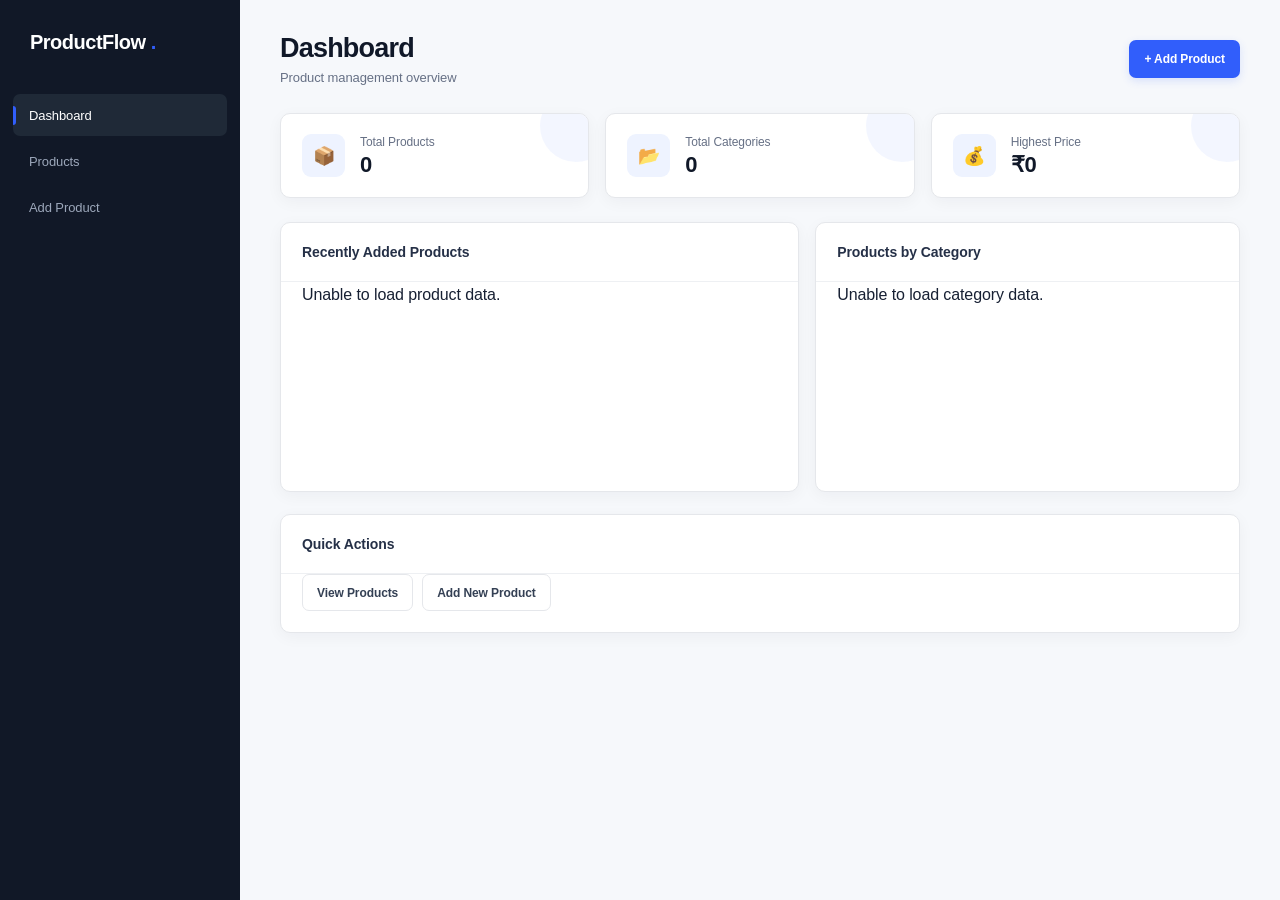
<file: index.html>
<!DOCTYPE html>

<html lang="en">
<head>
    <meta charset="UTF-8">
    <meta name="viewport" content="width=device-width, initial-scale=1.0">


<title>ProductFlow | Dashboard</title>

<link rel="stylesheet" href="css/style.css">


</head>

<body>
<!-- Sidebar -->
<aside class="sidebar">

    <div class="logo">
        ProductFlow
    </div>

    <nav>
        <a href="index.html" class="active">
            Dashboard
        </a>

        <a href="products.html">
            Products
        </a>

        <a href="add-product.html">
            Add Product
        </a>
    </nav>

</aside>


<!-- Main Content -->
<main class="main-content">

    <!-- Header -->
    <header class="topbar">

        <div>
            <h1>Dashboard</h1>
            <p>Product management overview</p>
        </div>

        <a href="add-product.html" class="add-btn">
            + Add Product
        </a>

    </header>


    <!-- Statistics -->
    <section class="stats">

        <div class="stat-card">

            <div class="stat-icon">📦</div>

            <div>
                <p>Total Products</p>
                <h2 id="totalProducts">0</h2>
            </div>

        </div>


        <div class="stat-card">

            <div class="stat-icon">📂</div>

            <div>
                <p>Total Categories</p>
                <h2 id="totalCategories">0</h2>
            </div>

        </div>


        <div class="stat-card">

            <div class="stat-icon">💰</div>

            <div>
                <p>Highest Price</p>
                <h2 id="highestPrice">₹0</h2>
            </div>

        </div>

    </section>


    <!-- Dashboard Grid -->
    <section class="dashboard-grid">


        <!-- Recently Added Products -->
        <div class="dashboard-card">

            <div class="card-header">

                <h2>Recently Added Products</h2>

            </div>

            <div id="recentProducts" class="recent-products">

                Loading...

            </div>

        </div>


        <!-- Category Statistics -->
        <div class="dashboard-card">

            <div class="card-header">

                <h2>Products by Category</h2>

            </div>

            <div id="categoryStats">

                Loading...

            </div>

        </div>

    </section>


    <!-- Quick Actions -->
    <section class="dashboard-card quick-actions">

        <div class="card-header">

            <h2>Quick Actions</h2>

        </div>

        <div class="action-buttons">

            <a href="products.html" class="action-btn">
                View Products
            </a>

            <a href="add-product.html" class="action-btn">
                Add New Product
            </a>

        </div>

    </section>

</main>


<!-- JavaScript -->
<script src="js/api.js"></script>
<script src="js/dashboard.js"></script>

</body>
</html>
</file>
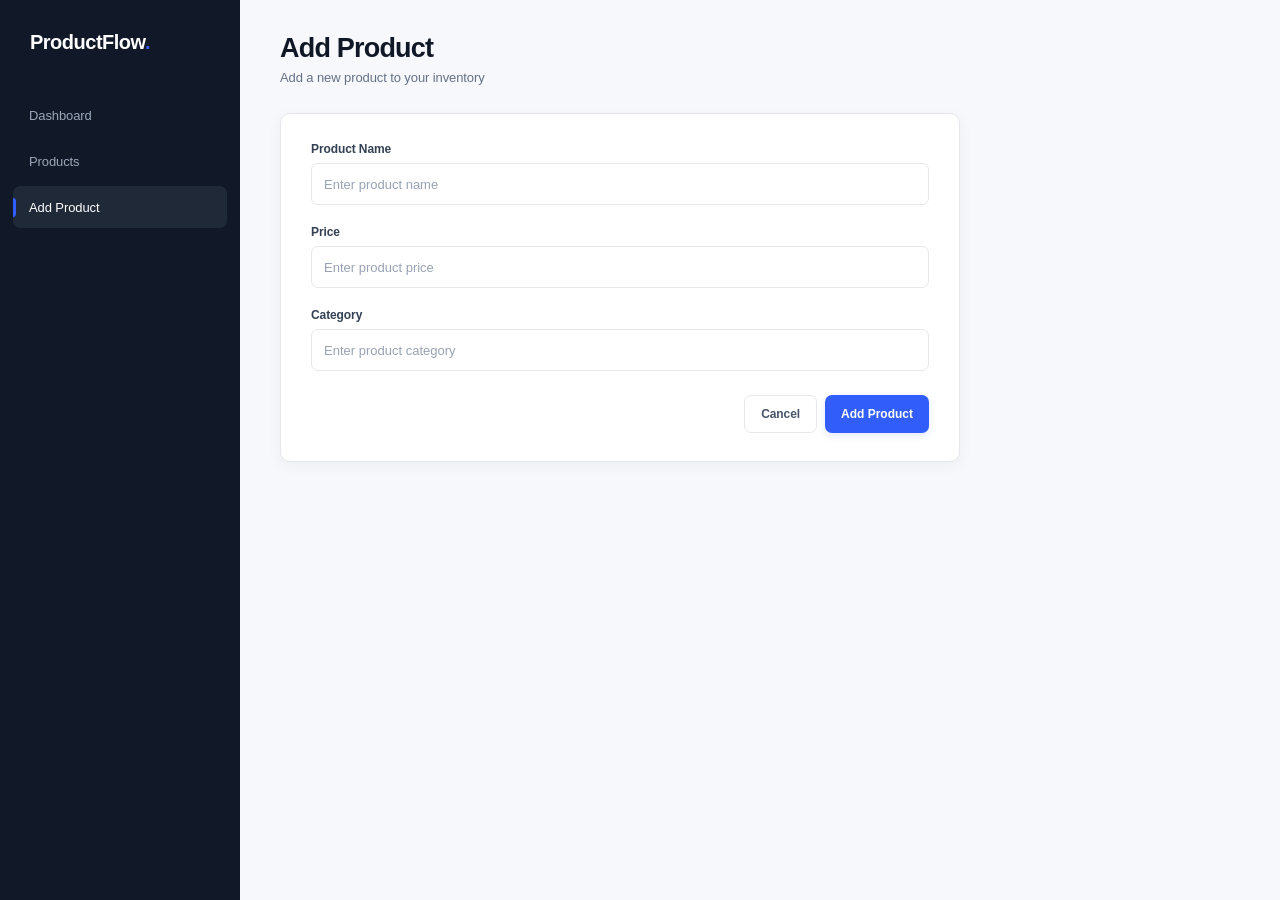
<file: add-product.html>
<!DOCTYPE html>
<html lang="en">
<head>
    <meta charset="UTF-8">
    <meta name="viewport" content="width=device-width, initial-scale=1.0">
    <title>ProductFlow | Add Product</title>
    <link rel="stylesheet" href="css/style.css">
</head>

<body>

    <aside class="sidebar">
        <div class="logo">ProductFlow</div>

        <nav>
            <a href="index.html">Dashboard</a>
            <a href="products.html">Products</a>
            <a href="add-product.html" class="active">Add Product</a>
        </nav>
    </aside>

    <main class="main-content">

        <header class="topbar">
            <div>
                <h1>Add Product</h1>
                <p>Add a new product to your inventory</p>
            </div>
        </header>

        <section class="form-card">

            <form id="addProductForm">

                <div class="form-group">
                    <label for="name">Product Name</label>

                    <input
                        type="text"
                        id="name"
                        placeholder="Enter product name"
                        required
                    >
                </div>

                <div class="form-group">
                    <label for="price">Price</label>

                    <input
                        type="number"
                        id="price"
                        placeholder="Enter product price"
                        min="0"
                        required
                    >
                </div>

                <div class="form-group">
                    <label for="category">Category</label>

                    <input
                        type="text"
                        id="category"
                        placeholder="Enter product category"
                        required
                    >
                </div>

                <div class="form-actions">
                    <a href="products.html" class="cancel-btn">
                        Cancel
                    </a>

                    <button type="submit" class="submit-btn">
                        Add Product
                    </button>
                </div>

            </form>

        </section>

    </main>

    <script src="js/api.js"></script>
    <script src="js/toast.js"></script>
    <script src="js/add-product.js"></script>

</body>
</html>
</file>
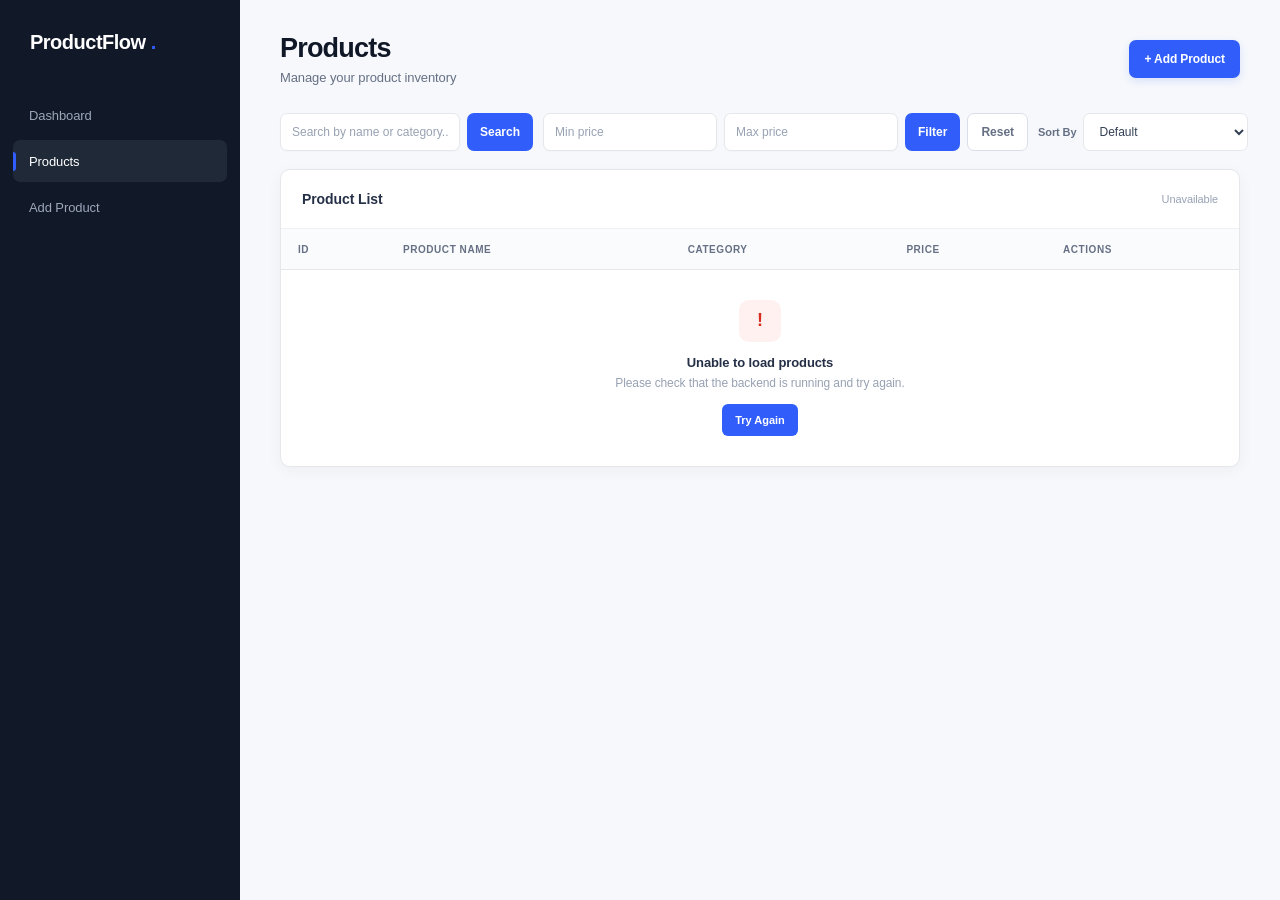
<file: edit-product.html>
<!DOCTYPE html>
<html lang="en">
<head>
    <meta charset="UTF-8">
    <meta name="viewport" content="width=device-width, initial-scale=1.0">

    <title>ProductFlow | Edit Product</title>

    <link rel="stylesheet" href="css/style.css">
</head>

<body>

    <!-- Sidebar -->
    <aside class="sidebar">

        <div class="logo">
            ProductFlow
        </div>

        <nav>

            <a href="index.html">
                Dashboard
            </a>

            <a href="products.html">
                Products
            </a>

            <a href="add-product.html">
                Add Product
            </a>

        </nav>

    </aside>


    <!-- Main Content -->
    <main class="main-content">

        <header class="topbar">

            <div>
                <h1>Edit Product</h1>
                <p>Update product information</p>
            </div>

        </header>


        <section class="form-card">

            <form id="editProductForm">

                <div class="form-group">

                    <label for="name">
                        Product Name
                    </label>

                    <input
                        type="text"
                        id="name"
                        placeholder="Enter product name"
                        required
                    >

                </div>


                <div class="form-group">

                    <label for="price">
                        Price
                    </label>

                    <input
                        type="number"
                        id="price"
                        placeholder="Enter product price"
                        min="0"
                        required
                    >

                </div>


                <div class="form-group">

                    <label for="category">
                        Category
                    </label>

                    <input
                        type="text"
                        id="category"
                        placeholder="Enter product category"
                        required
                    >

                </div>


                <div class="form-actions">

                    <a
                        href="products.html"
                        class="cancel-btn">
                        Cancel
                    </a>

                    <button
                        type="submit"
                        class="submit-btn">
                        Update Product
                    </button>

                </div>

            </form>

        </section>

    </main>


    <script src="js/api.js"></script>
    <script src="js/toast.js"></script>
    <script src="js/edit-product.js"></script>
</body>
</html>
</file>
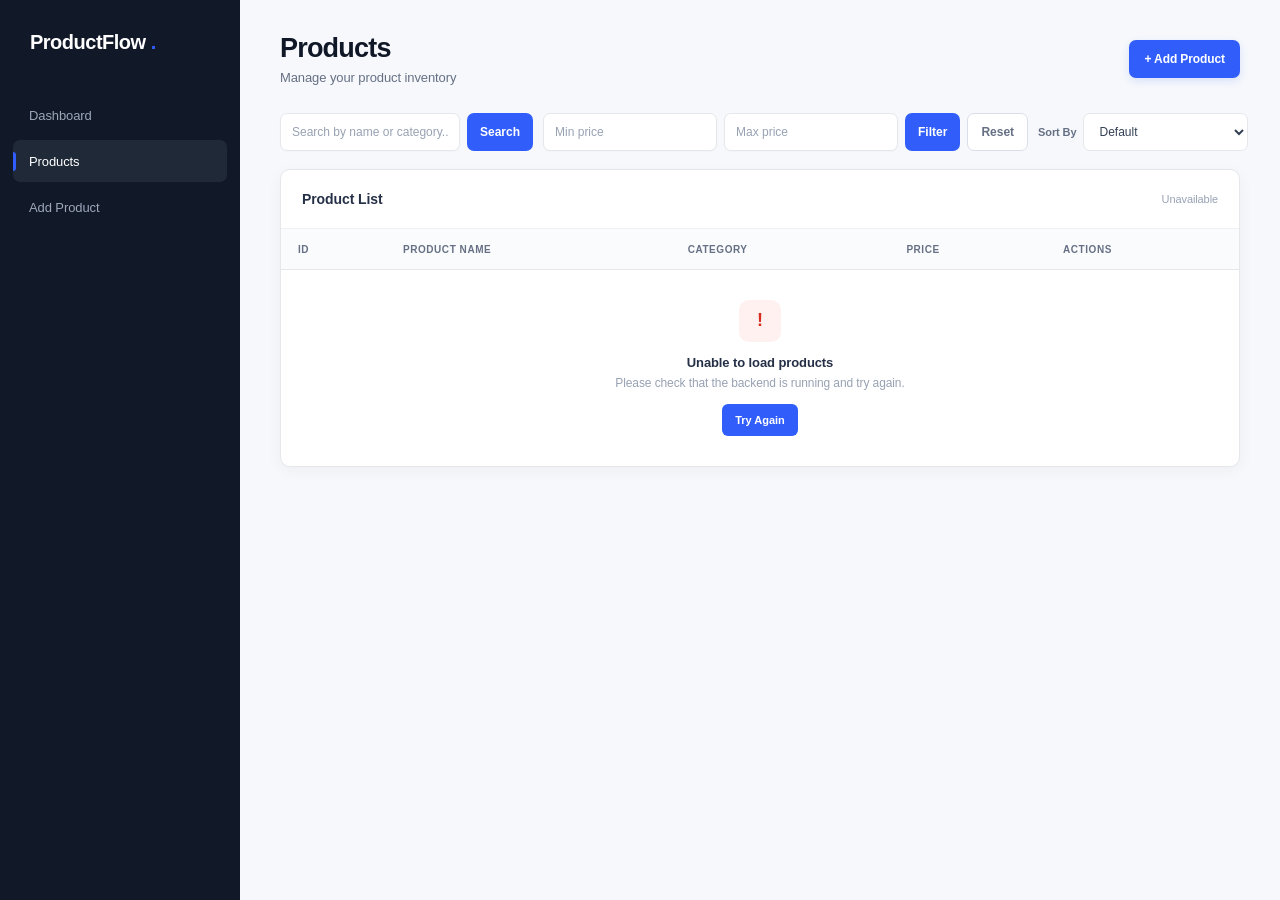
<file: products.html>
<!DOCTYPE html>
<html lang="en">
<head>
    <meta charset="UTF-8">
    <meta name="viewport" content="width=device-width, initial-scale=1.0">

    <title>ProductFlow | Products</title>

    <link rel="stylesheet" href="css/style.css">
</head>

<body>

    <!-- Sidebar -->
    <aside class="sidebar">

        <div class="logo">
            ProductFlow
        </div>

        <nav>
            <a href="index.html">
                Dashboard
            </a>

            <a href="products.html" class="active">
                Products
            </a>

            <a href="add-product.html">
                Add Product
            </a>
        </nav>

    </aside>


    <!-- Main Content -->
    <main class="main-content">

        <!-- Header -->
        <header class="topbar">

            <div>
                <h1>Products</h1>
                <p>Manage your product inventory</p>
            </div>

            <a href="add-product.html" class="add-btn">
                + Add Product
            </a>

        </header>


        <!-- Search and Filters -->
        <section class="filter-card">

            <div class="search-box">

                <input
                    type="text"
                    id="searchInput"
                    placeholder="Search by name or category..."
                >

                <button onclick="searchProduct()">
                    Search
                </button>

            </div>


            <div class="price-filter">

                <input
                    type="number"
                    id="minPrice"
                    placeholder="Min price"
                >

                <input
                    type="number"
                    id="maxPrice"
                    placeholder="Max price"
                >

                <button onclick="filterByPrice()">
                    Filter
                </button>

                <button
                    onclick="loadProducts()"
                    class="secondary-btn">
                    Reset
                </button>

            </div>


            <!-- Sorting -->
            <div class="sort-box">

                <label for="sortSelect">
                    Sort By
                </label>

                <select
                    id="sortSelect"
                    onchange="sortProducts()">

                    <option value="">
                        Default
                    </option>

                    <option value="name-asc">
                        Name: A → Z
                    </option>

                    <option value="name-desc">
                        Name: Z → A
                    </option>

                    <option value="price-asc">
                        Price: Low → High
                    </option>

                    <option value="price-desc">
                        Price: High → Low
                    </option>

                    <option value="id-desc">
                        Recently Added
                    </option>

                </select>

            </div>

        </section>


        <!-- Products Table -->
        <section class="dashboard-card">

            <div class="card-header product-header">

                <h2>Product List</h2>

                <span id="productCount">
                    0 products
                </span>

            </div>


            <div class="table-container">

                <table>

                    <thead>

                        <tr>
                            <th>ID</th>
                            <th>Product Name</th>
                            <th>Category</th>
                            <th>Price</th>
                            <th>Actions</th>
                        </tr>

                    </thead>


                    <tbody id="productTableBody">

                        <tr>
                            <td colspan="5">
                                Loading products...
                            </td>
                        </tr>

                    </tbody>

                </table>

            </div>

        </section>

    </main>


    <!-- Delete Confirmation Modal -->

    <div id="deleteModal" class="modal">

        <div class="modal-content">

            <h2>Delete Product?</h2>

            <p>
                Are you sure you want to delete this product?
            </p>

            <div class="modal-actions">

                <button
                    id="cancelDelete"
                    class="cancel-btn">
                    Cancel
                </button>

                <button
                    id="confirmDelete"
                    class="delete-confirm-btn">
                    Delete
                </button>

            </div>

        </div>

    </div>


    <script src="js/api.js"></script>
    <script src="js/toast.js"></script>
    <script src="js/products.js"></script>

</body>
</html>
</file>
<file: css/style.css>
/* =========================================================
   PRODUCTFLOW
   Modern SaaS Product Management UI
   ========================================================= */

* {
    margin: 0;
    padding: 0;
    box-sizing: border-box;
}

:root {
    --primary: #315efb;
    --primary-dark: #2448d8;
    --primary-soft: #eef3ff;

    --navy: #111827;
    --navy-light: #1f2937;

    --green: #16a36a;
    --green-soft: #eaf8f1;

    --bg: #f6f8fb;
    --surface: #ffffff;

    --text: #172033;
    --text-secondary: #667085;
    --text-muted: #98a2b3;

    --border: #e5e7eb;
    --border-light: #eef0f3;

    --red: #d92d20;
    --red-soft: #fff1f0;

    --shadow: 0 4px 16px rgba(16, 24, 40, 0.045);
}


/* =========================================================
   BODY
   ========================================================= */

body {
    font-family:
        Inter,
        -apple-system,
        BlinkMacSystemFont,
        "Segoe UI",
        Roboto,
        Arial,
        sans-serif;

    background: var(--bg);
    color: var(--text);

    min-height: 100vh;

    display: flex;

    letter-spacing: -0.1px;
}


/* =========================================================
   SIDEBAR
   ========================================================= */

.sidebar {
    position: fixed;

    left: 0;
    top: 0;

    width: 240px;
    height: 100vh;

    background: var(--navy);

    padding: 24px 13px;

    display: flex;
    flex-direction: column;

    z-index: 100;
}

.logo {
    color: white;

    font-size: 20px;
    font-weight: 700;

    letter-spacing: -0.5px;

    padding: 7px 17px 40px;
}

.logo::after {
    content: ".";
    color: var(--primary);
}


/* Navigation */

.sidebar nav {
    display: flex;
    flex-direction: column;
    gap: 4px;
}

.sidebar nav a {
    position: relative;

    display: flex;
    align-items: center;

    height: 42px;

    padding: 0 16px;

    color: #9ca7ba;

    text-decoration: none;

    border-radius: 7px;

    font-size: 13px;
    font-weight: 500;

    transition:
        color 0.2s ease,
        background 0.2s ease;
}

.sidebar nav a:hover {
    color: white;
    background: rgba(255, 255, 255, 0.055);
}

.sidebar nav a.active {
    color: white;
    background: var(--navy-light);
}

.sidebar nav a.active::before {
    content: "";

    position: absolute;

    left: 0;

    width: 3px;
    height: 19px;

    background: var(--primary);

    border-radius: 0 3px 3px 0;
}


/* =========================================================
   MAIN
   ========================================================= */

.main-content {
    margin-left: 240px;

    width: calc(100% - 240px);

    min-height: 100vh;

    padding: 32px 40px;
}


/* =========================================================
   HEADER
   ========================================================= */

.topbar {
    display: flex;

    justify-content: space-between;
    align-items: center;

    margin-bottom: 28px;
}

.topbar h1 {
    font-size: 27px;

    line-height: 1.2;

    font-weight: 700;

    color: #101828;

    letter-spacing: -0.8px;
}

.topbar p {
    margin-top: 6px;

    font-size: 13px;

    color: var(--text-secondary);
}


/* =========================================================
   PRIMARY BUTTON
   ========================================================= */

.add-btn {
    display: inline-flex;

    align-items: center;
    justify-content: center;

    height: 38px;

    padding: 0 15px;

    background: var(--primary);

    color: white;

    border-radius: 7px;

    text-decoration: none;

    font-size: 12px;
    font-weight: 600;

    box-shadow: 0 3px 8px rgba(49, 94, 251, 0.15);

    transition:
        background 0.2s ease,
        transform 0.2s ease,
        box-shadow 0.2s ease;
}

.add-btn:hover {
    background: var(--primary-dark);

    transform: translateY(-1px);

    box-shadow: 0 5px 13px rgba(49, 94, 251, 0.20);
}


/* =========================================================
   STAT CARDS
   ========================================================= */

.stats {
    display: grid;

    grid-template-columns: repeat(3, 1fr);

    gap: 16px;

    margin-bottom: 24px;
}

.stat-card {
    position: relative;

    background: var(--surface);

    border: 1px solid var(--border);

    border-radius: 10px;

    padding: 20px 21px;

    display: flex;
    align-items: center;

    gap: 15px;

    box-shadow: var(--shadow);

    overflow: hidden;

    transition:
        transform 0.2s ease,
        box-shadow 0.2s ease;
}

.stat-card::after {
    content: "";

    position: absolute;

    right: -24px;
    top: -24px;

    width: 72px;
    height: 72px;

    border-radius: 50%;

    background: var(--primary-soft);

    opacity: 0.7;
}

.stat-card:hover {
    transform: translateY(-2px);

    box-shadow: 0 8px 22px rgba(16, 24, 40, 0.075);
}

.stat-icon {
    position: relative;

    z-index: 1;

    width: 43px;
    height: 43px;

    border-radius: 9px;

    background: var(--primary-soft);

    display: flex;
    align-items: center;
    justify-content: center;

    font-size: 18px;
}

.stat-card p {
    position: relative;

    z-index: 1;

    color: var(--text-secondary);

    font-size: 12px;

    margin-bottom: 5px;
}

.stat-card h2 {
    position: relative;

    z-index: 1;

    font-size: 22px;

    line-height: 1;

    color: #101828;
}


/* =========================================================
   DASHBOARD CONTENT
   ========================================================= */

.dashboard-grid {
    display: grid;

    grid-template-columns: 1.1fr 0.9fr;

    gap: 16px;

    margin-bottom: 22px;
}

.dashboard-card {
    background: var(--surface);

    border: 1px solid var(--border);

    border-radius: 10px;

    box-shadow: var(--shadow);

    padding: 0;
}


/* Card Header */

.card-header {
    min-height: 59px;

    padding: 0 21px;

    display: flex;

    align-items: center;

    justify-content: space-between;

    border-bottom: 1px solid var(--border-light);
}

.card-header h2 {
    font-size: 14px;

    font-weight: 650;

    color: #253047;
}


/* =========================================================
   HIGHEST PRODUCT
   ========================================================= */

.high-product {
    min-height: 140px;

    padding: 21px;

    display: flex;

    flex-direction: column;

    justify-content: center;

    gap: 5px;
}

.high-product .product-name {
    font-size: 20px;

    font-weight: 700;

    color: #101828;

    letter-spacing: -0.4px;
}

.high-product .product-category {
    color: var(--text-secondary);

    font-size: 12px;

    text-transform: capitalize;
}

.high-product .product-price {
    color: var(--primary);

    font-size: 16px;

    font-weight: 700;

    margin-top: 4px;
}


/* =========================================================
   CATEGORY LIST
   ========================================================= */

#categoryStats {
    padding: 4px 21px 11px;
}

.category-item {
    display: flex;

    align-items: center;

    justify-content: space-between;

    min-height: 42px;

    border-bottom: 1px solid #f2f4f7;
}

.category-item:last-child {
    border-bottom: none;
}

.category-name {
    color: #475467;

    font-size: 13px;

    text-transform: capitalize;
}

.category-count {
    min-width: 27px;

    height: 23px;

    padding: 0 7px;

    display: inline-flex;

    align-items: center;
    justify-content: center;

    border-radius: 6px;

    background: var(--green-soft);

    color: var(--green);

    font-size: 11px;

    font-weight: 700;
}


/* =========================================================
   QUICK ACTIONS
   ========================================================= */

.quick-actions {
    padding-bottom: 21px;
}

.quick-actions .action-buttons {
    padding: 0 21px;

    display: flex;

    gap: 9px;
}

.action-btn {
    display: inline-flex;

    align-items: center;

    height: 37px;

    padding: 0 14px;

    border: 1px solid var(--border);

    border-radius: 7px;

    background: white;

    color: #344054;

    text-decoration: none;

    font-size: 12px;

    font-weight: 600;

    transition:
        border-color 0.2s ease,
        background 0.2s ease,
        transform 0.2s ease;
}

.action-btn:hover {
    background: #f9fafb;

    border-color: #cfd5dd;

    transform: translateY(-1px);
}


/* =========================================================
   PRODUCT FILTER / TOOLBAR
   ========================================================= */

.filter-card {
    display: flex;

    align-items: center;

    gap: 10px;

    width: 100%;

    margin-bottom: 18px;

    background: transparent;

    border: none;

    padding: 0;
}


/* Search */

.search-box {
    display: flex;

    align-items: center;

    gap: 7px;

    flex: 1;

    margin: 0;
}

.search-box input {
    flex: 1;

    min-width: 180px;
}


/* Price Filter */

.price-filter {
    display: flex;

    align-items: center;

    gap: 7px;
}


/* =========================================================
   FILTER INPUTS
   ========================================================= */

.filter-card input {
    height: 38px;

    padding: 0 11px;

    background: white;

    border: 1px solid var(--border);

    border-radius: 7px;

    color: #344054;

    font-size: 12px;

    outline: none;

    box-shadow: 0 1px 2px rgba(16, 24, 40, 0.025);

    transition:
        border-color 0.2s ease,
        box-shadow 0.2s ease;
}

.filter-card input::placeholder {
    color: var(--text-muted);
}

.filter-card input:focus {
    border-color: #9bb3ff;

    box-shadow:
        0 0 0 3px rgba(49, 94, 251, 0.07);
}


/* =========================================================
   FILTER BUTTONS
   ========================================================= */

.filter-card button {
    height: 38px;

    padding: 0 13px;

    border: none;

    border-radius: 7px;

    background: var(--primary);

    color: white;

    cursor: pointer;

    font-size: 12px;

    font-weight: 600;

    white-space: nowrap;

    transition:
        background 0.2s ease,
        transform 0.2s ease;
}

.filter-card button:hover {
    background: var(--primary-dark);

    transform: translateY(-1px);
}

.filter-card .secondary-btn {
    background: white;

    color: #475467;

    border: 1px solid var(--border);
}

.filter-card .secondary-btn:hover {
    background: #f9fafb;

    border-color: #d0d5dd;
}


/* =========================================================
   SORT CONTROL
   ========================================================= */

.sort-box {
    display: flex;

    align-items: center;

    gap: 7px;

    flex-shrink: 0;
}

.sort-box label {
    color: var(--text-secondary);

    font-size: 11px;

    font-weight: 600;

    white-space: nowrap;
}

.sort-box select {
    height: 38px;

    min-width: 165px;

    padding: 0 32px 0 11px;

    border: 1px solid var(--border);

    border-radius: 7px;

    background: white;

    color: #344054;

    font-family: inherit;

    font-size: 12px;

    font-weight: 500;

    cursor: pointer;

    outline: none;

    transition:
        border-color 0.2s ease,
        box-shadow 0.2s ease;
}

.sort-box select:hover {
    border-color: #cbd2dc;
}

.sort-box select:focus {
    border-color: #9bb3ff;

    box-shadow:
        0 0 0 3px rgba(49, 94, 251, 0.07);
}


/* =========================================================
   PRODUCT TABLE
   ========================================================= */

.product-header {
    min-height: 59px;

    padding: 0 21px;

    display: flex;

    justify-content: space-between;

    align-items: center;
}

#productCount {
    color: var(--text-muted);

    font-size: 11px;

    font-weight: 500;
}

.table-container {
    width: 100%;

    overflow-x: auto;
}

table {
    width: 100%;

    border-collapse: collapse;
}

thead {
    background: #fafbfc;
}

th {
    height: 40px;

    padding: 0 17px;

    color: #667085;

    font-size: 10px;

    font-weight: 700;

    text-transform: uppercase;

    letter-spacing: 0.55px;

    text-align: left;

    border-bottom: 1px solid var(--border);
}

td {
    height: 56px;

    padding: 0 17px;

    color: #475467;

    font-size: 13px;

    border-bottom: 1px solid #f2f4f7;
}

tbody tr {
    transition: background 0.15s ease;
}

tbody tr:hover {
    background: #fafcff;
}

tbody tr:last-child td {
    border-bottom: none;
}


/* =========================================================
   TABLE ACTIONS
   ========================================================= */

.edit-btn,
.delete-btn {
    display: inline-flex;

    align-items: center;
    justify-content: center;

    height: 29px;

    padding: 0 10px;

    border-radius: 5px;

    font-size: 11px;

    font-weight: 600;

    cursor: pointer;

    transition:
        background 0.15s ease,
        transform 0.15s ease;
}

.edit-btn {
    background: var(--primary-soft);

    color: var(--primary);

    text-decoration: none;

    margin-right: 5px;
}

.edit-btn:hover {
    background: #dfe7ff;

    transform: translateY(-1px);
}

.delete-btn {
    background: var(--red-soft);

    color: var(--red);

    border: none;
}

.delete-btn:hover {
    background: #ffe2df;

    transform: translateY(-1px);
}


/* =========================================================
   FORM
   ========================================================= */

.form-card {
    max-width: 680px;

    padding: 28px 30px;

    background: white;

    border: 1px solid var(--border);

    border-radius: 10px;

    box-shadow: var(--shadow);
}

.form-group {
    display: flex;

    flex-direction: column;

    margin-bottom: 20px;
}

.form-group label {
    color: #344054;

    font-size: 12px;

    font-weight: 600;

    margin-bottom: 7px;
}

.form-group input {
    width: 100%;

    height: 42px;

    padding: 0 12px;

    background: white;

    border: 1px solid var(--border);

    border-radius: 7px;

    color: #344054;

    font-size: 13px;

    outline: none;

    transition:
        border-color 0.2s ease,
        box-shadow 0.2s ease;
}

.form-group input::placeholder {
    color: var(--text-muted);
}

.form-group input:focus {
    border-color: #9bb3ff;

    box-shadow:
        0 0 0 3px rgba(49, 94, 251, 0.07);
}


/* =========================================================
   FORM BUTTONS
   ========================================================= */

.form-actions {
    display: flex;

    justify-content: flex-end;

    gap: 8px;

    padding-top: 4px;
}

.cancel-btn,
.submit-btn {
    height: 38px;

    padding: 0 16px;

    border-radius: 7px;

    font-size: 12px;

    font-weight: 600;

    cursor: pointer;

    text-decoration: none;

    display: inline-flex;

    align-items: center;

    justify-content: center;
}

.cancel-btn {
    color: #475467;

    background: white;

    border: 1px solid var(--border);
}

.cancel-btn:hover {
    background: #f9fafb;
}

.submit-btn {
    color: white;

    background: var(--primary);

    border: none;

    box-shadow: 0 3px 7px rgba(49, 94, 251, 0.14);

    transition:
        background 0.2s ease,
        transform 0.2s ease;
}

.submit-btn:hover {
    background: var(--primary-dark);

    transform: translateY(-1px);
}


/* =========================================================
   FOCUS
   ========================================================= */

button:focus-visible,
a:focus-visible,
input:focus-visible,
select:focus-visible {
    outline: 2px solid #9bb3ff;

    outline-offset: 2px;
}


/* =========================================================
   TOAST
   ========================================================= */

.toast {
    position: fixed;

    top: 22px;
    right: 22px;

    min-width: 250px;

    padding: 13px 17px;

    border-radius: 9px;

    background: #1f2937;

    color: white;

    font-size: 13px;

    font-weight: 500;

    box-shadow: 0 10px 30px rgba(0, 0, 0, 0.15);

    transform: translateX(120%);

    opacity: 0;

    transition: all 0.3s ease;

    z-index: 9999;
}

.toast.show {
    transform: translateX(0);

    opacity: 1;
}

.toast.success {
    border-left: 4px solid var(--green);
}

.toast.error {
    border-left: 4px solid var(--red);
}


/* =========================================================
   DELETE MODAL
   ========================================================= */

.modal {
    display: none;

    position: fixed;

    inset: 0;

    background: rgba(15, 23, 42, 0.45);

    align-items: center;

    justify-content: center;

    z-index: 10000;
}

.modal.show {
    display: flex;
}

.modal-content {
    width: 390px;

    max-width: calc(100% - 40px);

    background: white;

    border-radius: 12px;

    padding: 26px;

    box-shadow: 0 20px 50px rgba(0, 0, 0, 0.18);

    animation: modalAppear 0.2s ease;
}

.modal-content h2 {
    margin: 0 0 9px;

    font-size: 20px;

    color: #101828;
}

.modal-content p {
    margin: 0;

    color: var(--text-secondary);

    font-size: 13px;
}

.modal-actions {
    display: flex;

    justify-content: flex-end;

    gap: 8px;

    margin-top: 23px;
}

.delete-confirm-btn {
    border: none;

    border-radius: 7px;

    padding: 9px 17px;

    background: var(--red);

    color: white;

    font-size: 12px;

    font-weight: 600;

    cursor: pointer;
}

.delete-confirm-btn:hover {
    background: #b42318;
}

@keyframes modalAppear {

    from {
        opacity: 0;

        transform:
            translateY(8px)
            scale(0.98);
    }

    to {
        opacity: 1;

        transform:
            translateY(0)
            scale(1);
    }
}


/* =========================================================
   PRODUCT TABLE STATES
   ========================================================= */

.table-state {
    min-height: 180px;

    display: flex;

    align-items: center;

    justify-content: center;

    gap: 14px;

    padding: 30px 20px;

    text-align: left;
}

.table-state strong {
    display: block;

    color: #253047;

    font-size: 13px;

    font-weight: 650;

    margin-bottom: 4px;
}

.table-state p {
    margin: 0;

    color: #98a2b3;

    font-size: 12px;

    line-height: 1.5;
}


/* =========================================================
   LOADING
   ========================================================= */

.loading-spinner {
    width: 25px;
    height: 25px;

    border: 3px solid #e8edff;

    border-top-color: var(--primary);

    border-radius: 50%;

    animation: productFlowSpin 0.75s linear infinite;

    flex-shrink: 0;
}

@keyframes productFlowSpin {

    to {
        transform: rotate(360deg);
    }
}


/* =========================================================
   EMPTY STATE
   ========================================================= */

.empty-state {
    text-align: center;

    flex-direction: column;

    gap: 10px;
}

.empty-icon {
    width: 42px;
    height: 42px;

    display: flex;

    align-items: center;
    justify-content: center;

    border-radius: 10px;

    background: var(--primary-soft);

    color: var(--primary);

    font-size: 24px;

    font-weight: 400;

    margin-bottom: 3px;
}


/* =========================================================
   ERROR STATE
   ========================================================= */

.error-state {
    text-align: center;

    flex-direction: column;

    gap: 10px;
}

.error-icon {
    width: 42px;
    height: 42px;

    display: flex;

    align-items: center;
    justify-content: center;

    border-radius: 10px;

    background: var(--red-soft);

    color: var(--red);

    font-size: 18px;

    font-weight: 700;

    margin-bottom: 3px;
}


/* =========================================================
   RETRY BUTTON
   ========================================================= */

.retry-btn {
    height: 32px !important;

    padding: 0 13px !important;

    margin-top: 12px;

    background: var(--primary) !important;

    color: white !important;

    border: none !important;

    border-radius: 6px !important;

    font-size: 11px !important;

    font-weight: 600 !important;

    cursor: pointer;

    transition:
        background 0.2s ease,
        transform 0.2s ease;
}

.retry-btn:hover {
    background: var(--primary-dark) !important;

    transform: translateY(-1px);
}


/* =========================================================
   TABLET
   ========================================================= */

@media (max-width: 1100px) {

    .filter-card {
        flex-wrap: wrap;
    }

    .search-box {
        flex: 1 1 100%;
    }

    .price-filter {
        flex: 1;
    }

    .sort-box {
        margin-left: auto;
    }

    .sidebar {
        width: 215px;
    }

    .main-content {
        margin-left: 215px;

        width: calc(100% - 215px);

        padding: 28px;
    }

    .stats {
        grid-template-columns: 1fr;
    }

    .dashboard-grid {
        grid-template-columns: 1fr;
    }
}


/* =========================================================
   RESPONSIVE TABLE
   ========================================================= */

@media (max-width: 800px) {

    .table-container {
        overflow-x: auto;

        -webkit-overflow-scrolling: touch;
    }

    table {
        min-width: 700px;
    }

    th,
    td {
        white-space: nowrap;
    }
}


/* =========================================================
   MOBILE
   ========================================================= */

@media (max-width: 650px) {

    body {
        display: block;
    }


    /* Sidebar */

    .sidebar {
        position: static;

        width: 100%;

        height: auto;

        padding: 15px;
    }

    .logo {
        padding: 4px 10px 16px;
    }

    .sidebar nav {
        flex-direction: row;

        overflow-x: auto;

        gap: 4px;
    }

    .sidebar nav a {
        white-space: nowrap;

        padding: 0 13px;
    }

    .sidebar nav a.active::before {
        display: none;
    }


    /* Main */

    .main-content {
        margin-left: 0;

        width: 100%;

        padding: 22px 15px;
    }


    /* Header */

    .topbar {
        align-items: flex-start;

        flex-direction: column;

        gap: 13px;
    }

    .topbar h1 {
        font-size: 24px;
    }

    .add-btn {
        width: 100%;
    }


    /* Stats */

    .stats {
        grid-template-columns: 1fr;

        gap: 11px;
    }


    /* Dashboard */

    .dashboard-grid {
        grid-template-columns: 1fr;
    }


    /* =====================================================
       MOBILE FILTERS
       ===================================================== */

    .filter-card {
        display: flex;

        flex-direction: column;

        align-items: stretch;

        gap: 10px;

        background: white;

        border: 1px solid var(--border);

        border-radius: 10px;

        padding: 13px;

        box-shadow: var(--shadow);

        margin-bottom: 18px;
    }


    /* Search row */

    .search-box {
        display: flex;

        flex-direction: row;

        align-items: center;

        width: 100%;

        gap: 7px;
    }

    .search-box input {
        flex: 1;

        min-width: 0;

        width: auto;
    }

    .search-box button {
        width: auto;

        flex-shrink: 0;

        padding: 0 14px;
    }


    /* Price row */

    .price-filter {
        display: flex;

        flex-direction: row;

        align-items: center;

        width: 100%;

        gap: 7px;

        flex: none;
    }

    .price-filter input {
        flex: 1;

        min-width: 0;

        width: auto;
    }

    .price-filter button {
        width: auto;

        flex-shrink: 0;

        padding: 0 13px;
    }

    .price-filter .secondary-btn {
        width: auto;
    }


    /* Sort row */

    .sort-box {
        display: flex;

        flex-direction: row;

        align-items: center;

        width: 100%;

        gap: 8px;

        margin-left: 0;

        margin-top: 1px;
    }

    .sort-box label {
        flex-shrink: 0;

        font-size: 11px;
    }

    .sort-box select {
        flex: 1;

        width: auto;

        min-width: 0;
    }


    /* Quick actions */

    .quick-actions .action-buttons {
        flex-direction: column;
    }

    .action-btn {
        justify-content: center;
    }


    /* Forms */

    .form-card {
        padding: 22px 18px;
    }

    .form-actions {
        flex-direction: column-reverse;
    }

    .cancel-btn,
    .submit-btn {
        width: 100%;
    }


    /* Product table */

    .dashboard-card {
        overflow: hidden;
    }

    .product-header {
        min-height: 55px;

        padding: 0 16px;
    }

    .table-container {
        width: 100%;

        overflow-x: auto;
    }

    table {
        min-width: 650px;
    }

    th {
        height: 38px;

        padding: 0 13px;

        font-size: 9px;
    }

    td {
        height: 52px;

        padding: 0 13px;

        font-size: 12px;
    }

    .edit-btn,
    .delete-btn {
        height: 28px;

        padding: 0 9px;

        font-size: 10px;
    }


    /* Table states */

    .table-state {
        min-height: 170px;

        padding: 25px 15px;
    }


    /* Toast */

    .toast {
        left: 15px;

        right: 15px;

        min-width: 0;
    }
}


/* =========================================================
   VERY SMALL SCREENS
   ========================================================= */

@media (max-width: 400px) {

    .filter-card {
        padding: 11px;
    }


    .search-box button {
        padding: 0 11px;
    }


    .price-filter {
        display: grid;

        grid-template-columns: 1fr 1fr;

        gap: 7px;
    }


    .price-filter input {
        width: 100%;
    }


    .price-filter button {
        width: 100%;
    }


    .sort-box {
        flex-direction: column;

        align-items: stretch;

        gap: 6px;
    }

}
/* =========================================================
   SECONDARY RESET BUTTON
   ========================================================= */

.filter-card .secondary-btn {
    background: #ffffff;

    color: #667085;

    border: 1px solid #d9dee7;

    box-shadow: none;

    font-weight: 600;
}

.filter-card .secondary-btn:hover {
    background: #f8f9fb;

    color: #344054;

    border-color: #c7ced9;

    transform: translateY(-1px);
}


/* Keep Reset compact on mobile */

@media (max-width: 650px) {

    .price-filter .secondary-btn {
        width: auto;

        flex-shrink: 0;

        padding: 0 12px;
    }

}


/* Very small screens */

@media (max-width: 400px) {

    .price-filter .secondary-btn {
        width: 100%;

        padding: 0 10px;
    }

}
/* =========================================================
RECENTLY ADDED PRODUCTS
========================================================= */

.recent-products {
padding: 4px 21px 11px;
}

.recent-product-item {
display: flex;
align-items: center;
justify-content: space-between;
min-height: 50px;
border-bottom: 1px solid #f2f4f7;
}

.recent-product-item:last-child {
border-bottom: none;
}

.recent-product-info {
display: flex;
flex-direction: column;
gap: 3px;
min-width: 0;
}

.recent-product-name {
color: #344054;
font-size: 13px;
font-weight: 600;
white-space: nowrap;
overflow: hidden;
text-overflow: ellipsis;
}

.recent-product-category {
color: #98a2b3;
font-size: 11px;
text-transform: capitalize;
}

.recent-product-price {
color: var(--primary);
font-size: 12px;
font-weight: 700;
white-space: nowrap;
margin-left: 15px;
}

/* Keep both dashboard cards visually balanced */

.dashboard-grid .dashboard-card {
min-height: 270px;
}

/* Mobile */

@media (max-width: 650px) {

.recent-products {
    padding: 4px 16px 11px;
}

.recent-product-item {
    min-height: 48px;
}

.recent-product-name {
    font-size: 12px;
}

.recent-product-category {
    font-size: 10px;
}

.recent-product-price {
    font-size: 11px;
}

}
</file>
